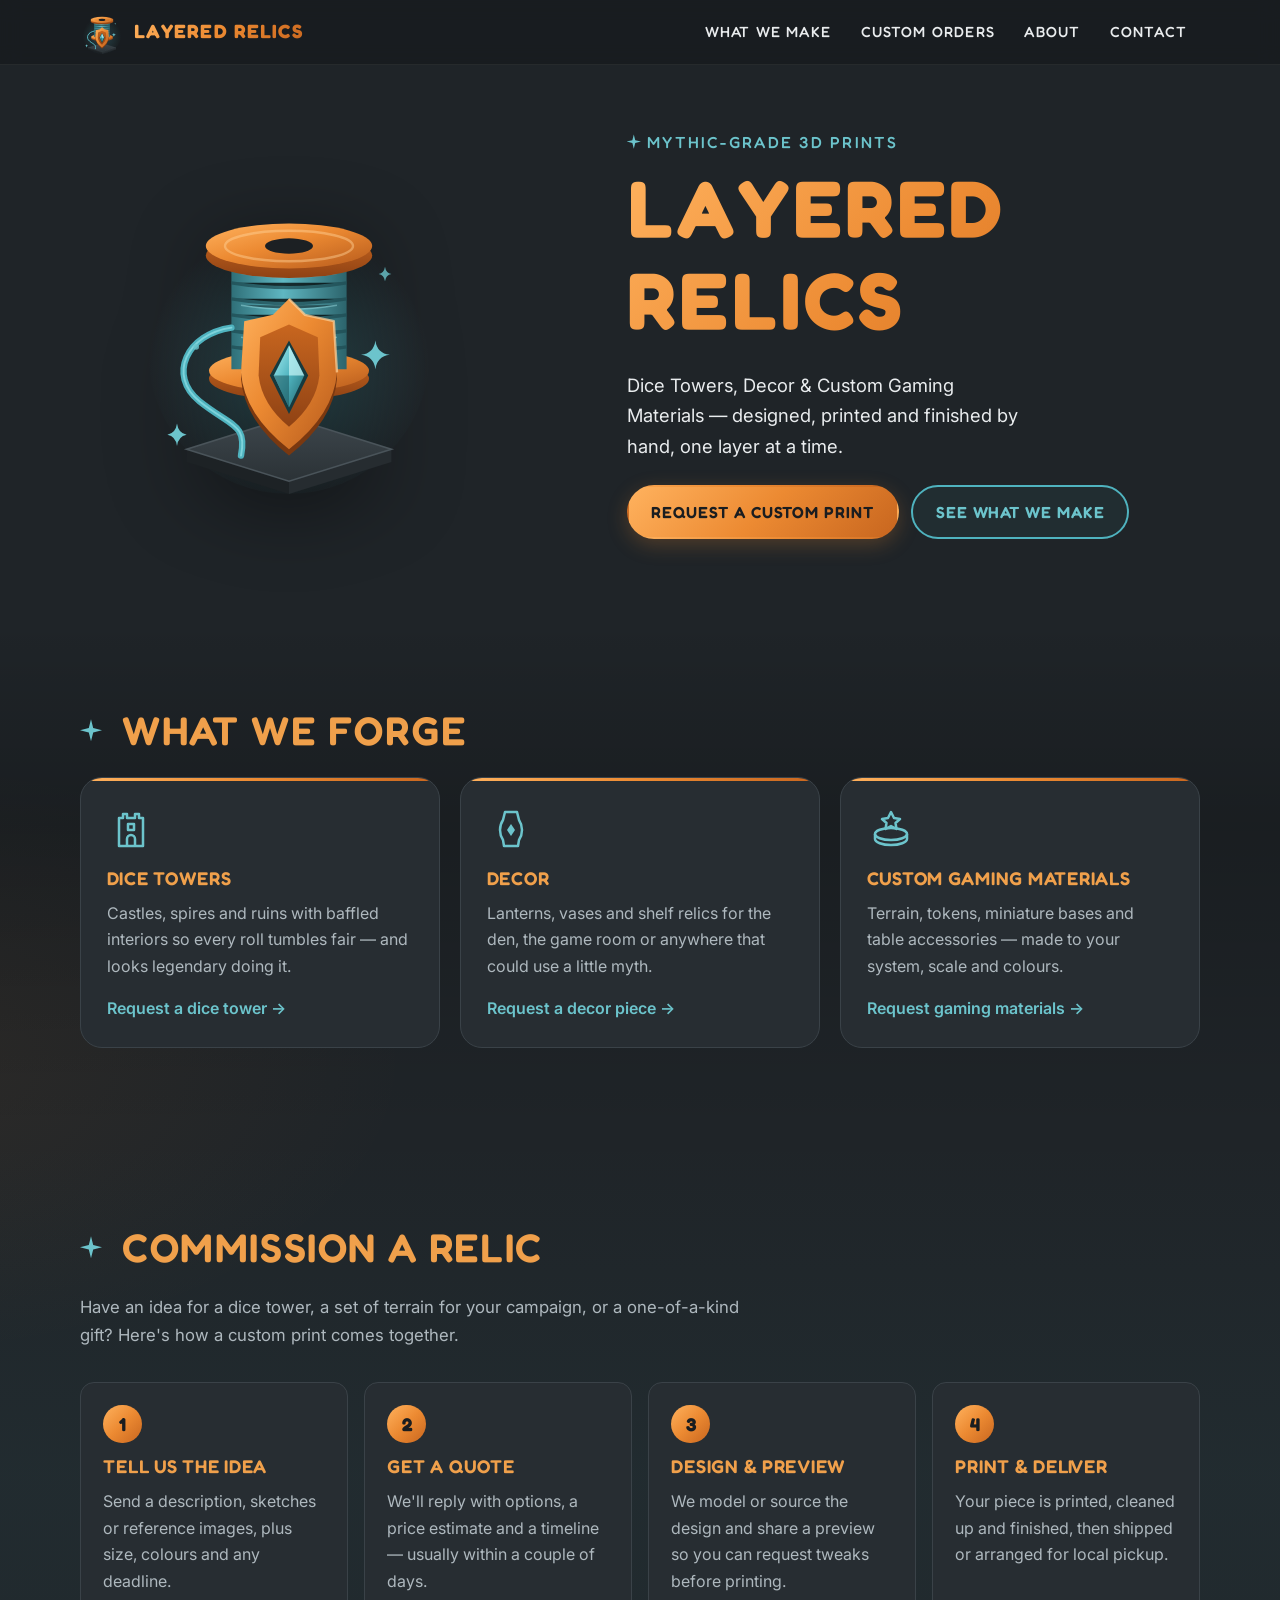
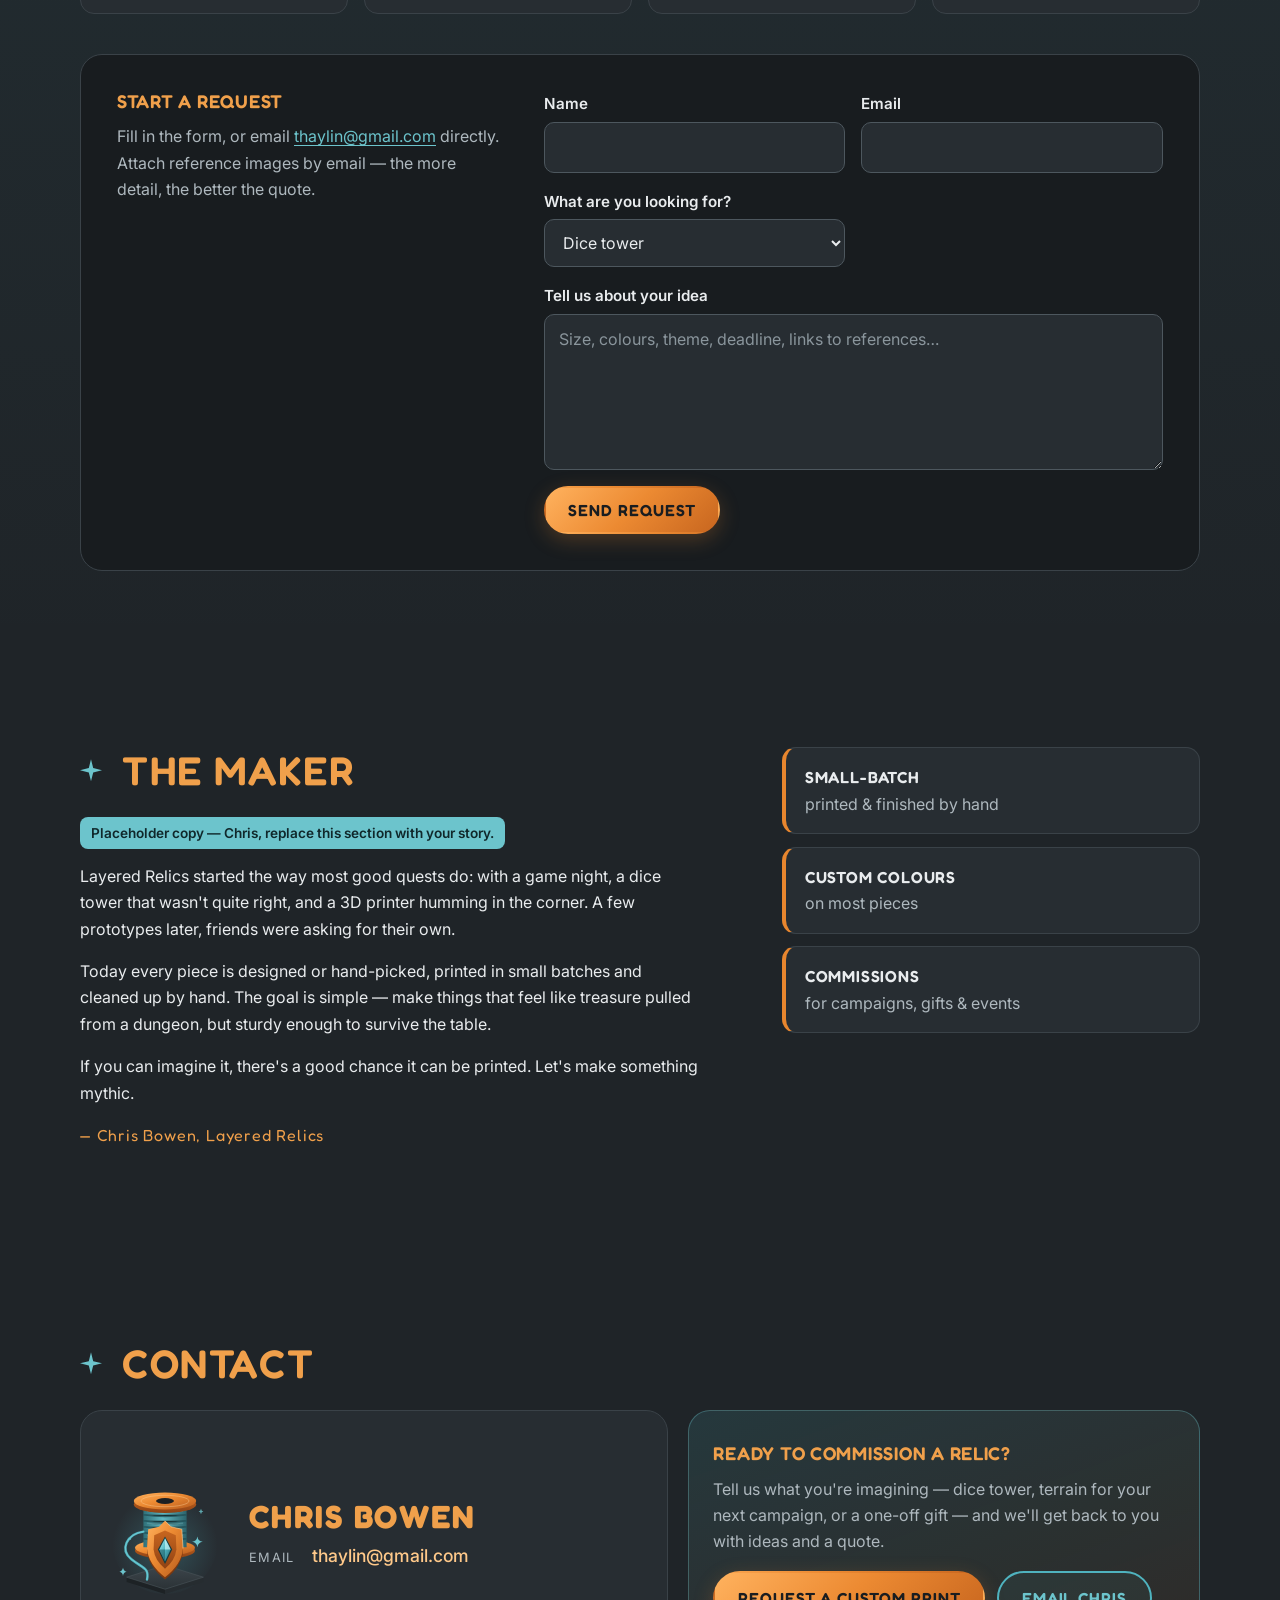
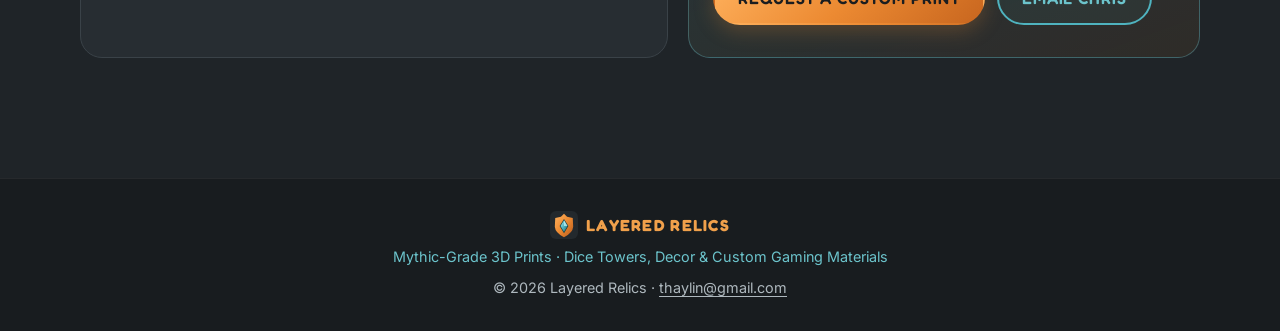
<file: index.html>
<!doctype html>
<html lang="en">
<head>
  <meta charset="utf-8">
  <meta name="viewport" content="width=device-width, initial-scale=1">
  <title>Layered Relics — Mythic-Grade 3D Prints</title>
  <meta name="description" content="Layered Relics makes mythic-grade 3D prints: dice towers, decor and custom gaming materials like terrain, tokens and miniature accessories. Custom commissions welcome.">
  <meta name="theme-color" content="#1f2428">
  <link rel="canonical" href="https://layeredrelics.com/">

  <!-- Open Graph / social sharing.
       og:url and og:image must be absolute URLs. -->
  <meta property="og:type" content="website">
  <meta property="og:site_name" content="Layered Relics">
  <meta property="og:title" content="Layered Relics — Mythic-Grade 3D Prints">
  <meta property="og:description" content="Dice towers, decor & custom gaming materials, printed layer by layer.">
  <meta property="og:url" content="https://layeredrelics.com/">
  <meta property="og:image" content="https://layeredrelics.com/assets/og-image.png">
  <meta property="og:image:width" content="1200">
  <meta property="og:image:height" content="630">
  <meta property="og:image:alt" content="Layered Relics logo with the tagline Mythic-Grade 3D Prints">
  <meta name="twitter:card" content="summary_large_image">

  <link rel="icon" href="assets/favicon.svg" type="image/svg+xml">
  <link rel="icon" href="assets/favicon-32.png" sizes="32x32" type="image/png">
  <link rel="apple-touch-icon" href="assets/apple-touch-icon.png">

  <link rel="preconnect" href="https://fonts.googleapis.com">
  <link rel="preconnect" href="https://fonts.gstatic.com" crossorigin>
  <link rel="stylesheet" href="https://fonts.googleapis.com/css2?family=Fredoka:wght@500;600;700&family=Inter:wght@400;500;600&display=swap">
  <link rel="stylesheet" href="css/styles.css">

  <script>document.documentElement.classList.add("js");</script>
  <script src="js/config.js" defer></script>
  <script src="js/main.js" defer></script>
</head>
<body>
  <a class="skip-link" href="#main">Skip to content</a>

  <header class="site-header">
    <div class="container header-inner">
      <a class="brand" href="#top" aria-label="Layered Relics home">
        <img src="assets/logo.svg" alt="" width="44" height="44">
        <span class="brand-name">Layered Relics</span>
      </a>
      <button class="nav-toggle" type="button" aria-expanded="false" aria-controls="site-nav">
        <span class="nav-toggle-bar" aria-hidden="true"></span>
        <span class="visually-hidden">Menu</span>
      </button>
      <nav id="site-nav" class="site-nav" aria-label="Main">
        <ul>
          <!-- Items marked data-collection show only when showCollection is true in js/config.js;
               items marked data-collection-off show only when it is false. -->
          <li data-collection hidden><a href="#collection">Collection</a></li>
          <li data-collection-off><a href="#what-we-make">What We Make</a></li>
          <li><a href="#custom">Custom Orders</a></li>
          <li><a href="#about">About</a></li>
          <li><a href="#contact">Contact</a></li>
        </ul>
      </nav>
    </div>
  </header>

  <main id="main">
    <!-- HERO -->
    <section class="hero" id="top" aria-labelledby="hero-title">
      <div class="container hero-inner">
        <div class="hero-logo">
          <img src="assets/logo.svg" alt="Layered Relics logo: a filament spool on a stone pedestal behind a copper relic shield with a teal crystal" width="320" height="320">
        </div>
        <div class="hero-copy">
          <p class="eyebrow"><span class="sparkle" aria-hidden="true"></span> Mythic-Grade 3D Prints</p>
          <h1 id="hero-title" class="hero-title">Layered Relics</h1>
          <p class="hero-sub">Dice Towers, Decor &amp; Custom Gaming Materials — designed, printed and finished by hand, one layer at a time.</p>
          <div class="hero-actions">
            <a class="btn btn-primary" href="#collection" data-collection hidden>Browse the Collection</a>
            <a class="btn btn-secondary" href="#custom" data-collection hidden>Request a Custom Print</a>
            <a class="btn btn-primary" href="#custom" data-collection-off>Request a Custom Print</a>
            <a class="btn btn-secondary" href="#what-we-make" data-collection-off>See What We Make</a>
          </div>
        </div>
      </div>
    </section>

    <!-- CATEGORIES -->
    <section class="section categories" id="what-we-make" aria-labelledby="categories-title">
      <div class="container">
        <h2 id="categories-title" class="section-title">What We Forge</h2>
        <ul class="category-grid">
          <li class="category-card">
            <svg class="category-icon" viewBox="0 0 48 48" aria-hidden="true"><path d="M12 42V14h4v-4h4v4h8v-4h4v4h4v28Z" fill="none" stroke="currentColor" stroke-width="2.5" stroke-linejoin="round"/><path d="M20 42v-7a4 4 0 0 1 8 0v7M21 20h6v6h-6z" fill="none" stroke="currentColor" stroke-width="2.5" stroke-linejoin="round"/></svg>
            <h3>Dice Towers</h3>
            <p>Castles, spires and ruins with baffled interiors so every roll tumbles fair — and looks legendary doing it.</p>
            <a class="text-link" href="#custom" data-request-type="Dice tower" data-filter-link="dice-towers" data-collection-text="See dice towers">Request a dice tower</a>
          </li>
          <li class="category-card">
            <svg class="category-icon" viewBox="0 0 48 48" aria-hidden="true"><path d="M18 8h12l2 8c4 6 4 14 0 20l-1 6H17l-1-6c-4-6-4-14 0-20Z" fill="none" stroke="currentColor" stroke-width="2.5" stroke-linejoin="round"/><path d="M24 20l4 6-4 6-4-6Z" fill="currentColor"/></svg>
            <h3>Decor</h3>
            <p>Lanterns, vases and shelf relics for the den, the game room or anywhere that could use a little myth.</p>
            <a class="text-link" href="#custom" data-request-type="Decor piece" data-filter-link="decor" data-collection-text="See decor">Request a decor piece</a>
          </li>
          <li class="category-card">
            <svg class="category-icon" viewBox="0 0 48 48" aria-hidden="true"><ellipse cx="24" cy="30" rx="16" ry="6" fill="none" stroke="currentColor" stroke-width="2.5"/><path d="M8 30v5c0 3.3 7.2 6 16 6s16-2.7 16-6v-5" fill="none" stroke="currentColor" stroke-width="2.5"/><path d="M24 8l3 6 6 1-4.5 4 1 6-5.5-3-5.5 3 1-6L15 15l6-1Z" fill="none" stroke="currentColor" stroke-width="2.5" stroke-linejoin="round"/></svg>
            <h3>Custom Gaming Materials</h3>
            <p>Terrain, tokens, miniature bases and table accessories — made to your system, scale and colours.</p>
            <a class="text-link" href="#custom" data-request-type="Terrain or scenery" data-filter-link="gaming" data-collection-text="See gaming materials">Request gaming materials</a>
          </li>
        </ul>
      </div>
    </section>

    <!-- COLLECTION (rendered from data/products.json by js/main.js).
         Hidden until real product photos are ready: set showCollection: true in js/config.js to show it. -->
    <section class="section collection" id="collection" aria-labelledby="collection-title" data-collection hidden>
      <div class="container">
        <h2 id="collection-title" class="section-title">The Collection</h2>
        <p class="section-intro">A sampling of what comes off the printer. Most pieces can be made in your choice of colours — just ask.</p>

        <div class="filters" role="group" aria-label="Filter products by category" data-filters>
          <button type="button" class="filter-btn" data-filter="all" aria-pressed="true">All</button>
        </div>

        <ul class="product-grid" data-product-grid aria-live="polite">
          <li class="product-status">Loading the collection…</li>
        </ul>
        <noscript><p class="product-status">The collection needs JavaScript to display. You can still <a href="mailto:thaylin@gmail.com">email us</a> to ask about any piece.</p></noscript>
      </div>
    </section>

    <!-- CUSTOM ORDERS -->
    <section class="section custom" id="custom" aria-labelledby="custom-title">
      <div class="container">
        <h2 id="custom-title" class="section-title">Commission a Relic</h2>
        <p class="section-intro">Have an idea for a dice tower, a set of terrain for your campaign, or a one-of-a-kind gift? Here's how a custom print comes together.</p>

        <ol class="steps">
          <li class="step">
            <span class="step-num" aria-hidden="true">1</span>
            <h3>Tell us the idea</h3>
            <p>Send a description, sketches or reference images, plus size, colours and any deadline.</p>
          </li>
          <li class="step">
            <span class="step-num" aria-hidden="true">2</span>
            <h3>Get a quote</h3>
            <p>We'll reply with options, a price estimate and a timeline — usually within a couple of days.</p>
          </li>
          <li class="step">
            <span class="step-num" aria-hidden="true">3</span>
            <h3>Design &amp; preview</h3>
            <p>We model or source the design and share a preview so you can request tweaks before printing.</p>
          </li>
          <li class="step">
            <span class="step-num" aria-hidden="true">4</span>
            <h3>Print &amp; deliver</h3>
            <p>Your piece is printed, cleaned up and finished, then shipped or arranged for local pickup.</p>
          </li>
        </ol>

        <div class="inquiry">
          <div class="inquiry-copy">
            <h3>Start a request</h3>
            <p>Fill in the form, or email <a href="mailto:thaylin@gmail.com?subject=Custom%20print%20request">thaylin@gmail.com</a> directly. Attach reference images by email — the more detail, the better the quote.</p>
          </div>

          <!-- Inquiry form.
               Until a form service is configured in js/config.js (formEndpoint), submitting
               opens the visitor's email app with the details pre-filled. See README > "Inquiry form". -->
          <form class="inquiry-form" data-inquiry-form novalidate>
            <div class="field">
              <label for="f-name">Name</label>
              <input id="f-name" name="name" type="text" autocomplete="name" required>
            </div>
            <div class="field">
              <label for="f-email">Email</label>
              <input id="f-email" name="email" type="email" autocomplete="email" required>
            </div>
            <div class="field">
              <label for="f-type">What are you looking for?</label>
              <select id="f-type" name="type">
                <option>Dice tower</option>
                <option>Decor piece</option>
                <option>Terrain or scenery</option>
                <option>Tokens or accessories</option>
                <option>Something else</option>
              </select>
            </div>
            <div class="field field-full">
              <label for="f-message">Tell us about your idea</label>
              <textarea id="f-message" name="message" rows="5" required placeholder="Size, colours, theme, deadline, links to references…"></textarea>
            </div>
            <!-- honeypot for spam bots (used by Formspree); hidden from people -->
            <div class="visually-hidden" aria-hidden="true">
              <label for="f-gotcha">Leave this empty</label>
              <input id="f-gotcha" name="_gotcha" type="text" tabindex="-1" autocomplete="off">
            </div>
            <div class="field-full form-footer">
              <button class="btn btn-primary" type="submit">Send Request</button>
              <p class="form-status" data-form-status role="status"></p>
            </div>
          </form>
        </div>
      </div>
    </section>

    <!-- ABOUT -->
    <section class="section about" id="about" aria-labelledby="about-title">
      <div class="container about-inner">
        <div class="about-copy">
          <h2 id="about-title" class="section-title">The Maker</h2>
          <!-- OWNER: placeholder story — replace these paragraphs with your own words. -->
          <p class="placeholder-note" data-placeholder-note>Placeholder copy — Chris, replace this section with your story.</p>
          <p>Layered Relics started the way most good quests do: with a game night, a dice tower that wasn't quite right, and a 3D printer humming in the corner. A few prototypes later, friends were asking for their own.</p>
          <p>Today every piece is designed or hand-picked, printed in small batches and cleaned up by hand. The goal is simple — make things that feel like treasure pulled from a dungeon, but sturdy enough to survive the table.</p>
          <p>If you can imagine it, there's a good chance it can be printed. Let's make something mythic.</p>
          <p class="signature">— Chris Bowen, Layered Relics</p>
        </div>
        <ul class="about-facts">
          <li><strong>Small-batch</strong> printed &amp; finished by hand</li>
          <li><strong>Custom colours</strong> on most pieces</li>
          <li><strong>Commissions</strong> for campaigns, gifts &amp; events</li>
        </ul>
      </div>
    </section>

    <!-- CONTACT -->
    <section class="section contact" id="contact" aria-labelledby="contact-title">
      <div class="container">
        <h2 id="contact-title" class="section-title">Contact</h2>
        <div class="contact-grid">
        <div class="contact-card">
          <img src="assets/logo.svg" alt="" width="120" height="120">
          <div>
            <p class="contact-name">Chris Bowen</p>
            <ul class="contact-list">
              <li><span class="contact-label">Email</span> <a href="mailto:thaylin@gmail.com">thaylin@gmail.com</a></li>
            </ul>
          </div>
        </div>
        <div class="contact-cta">
          <h3>Ready to commission a relic?</h3>
          <p>Tell us what you're imagining — dice tower, terrain for your next campaign, or a one-off gift — and we'll get back to you with ideas and a quote.</p>
          <div class="contact-cta-actions">
            <a class="btn btn-primary" href="#custom">Request a Custom Print</a>
            <a class="btn btn-secondary" href="mailto:thaylin@gmail.com?subject=Hello%20Layered%20Relics">Email Chris</a>
          </div>
        </div>
        </div>
      </div>
    </section>
  </main>

  <footer class="site-footer">
    <div class="container footer-inner">
      <p class="footer-brand"><img src="assets/favicon.svg" alt="" width="28" height="28"> Layered Relics</p>
      <p class="footer-tag">Mythic-Grade 3D Prints · Dice Towers, Decor &amp; Custom Gaming Materials</p>
      <p class="footer-meta">&copy; <span data-year>2026</span> Layered Relics · <a href="mailto:thaylin@gmail.com">thaylin@gmail.com</a></p>
    </div>
  </footer>
</body>
</html>
</file>
<file: css/styles.css>
/* ==========================================================================
   Layered Relics — site styles
   Mobile-first. Brand tokens live in :root so colours are easy to tweak.
   ========================================================================== */

:root {
  /* Brand colours (from the business card) */
  --bg: #1f2428;
  --bg-raised: #272d32;
  --bg-deep: #181c1f;
  --line: #3a4248;
  --text: #e9ecee;
  --text-muted: #aeb8be;
  --copper: #e8862e;
  --copper-light: #f0a04b;
  --copper-pale: #ffc98a;
  --copper-dark: #b65a1c;
  --teal: #4fb3bf;
  --teal-light: #6cc4cc;
  --gradient-copper: linear-gradient(135deg, #ffb25e 0%, #ec8a32 50%, #c8661f 100%);

  --font-display: "Fredoka", "Baloo 2", "Trebuchet MS", system-ui, sans-serif;
  --font-body: "Inter", system-ui, -apple-system, "Segoe UI", Roboto, sans-serif;

  --radius: 14px;
  --radius-lg: 22px;
  --shadow: 0 10px 30px rgba(0, 0, 0, .35);
  --container: 1120px;
  --focus: 0 0 0 3px var(--bg), 0 0 0 6px var(--teal-light);
}

*, *::before, *::after { box-sizing: border-box; }
/* Make the hidden attribute win over display rules such as .btn { display: inline-flex } */
[hidden] { display: none !important; }

html { scroll-behavior: smooth; -webkit-text-size-adjust: 100%; }
@media (prefers-reduced-motion: reduce) {
  html { scroll-behavior: auto; }
  *, *::before, *::after { transition: none !important; animation: none !important; }
}

body {
  margin: 0;
  background:
    radial-gradient(1200px 600px at 85% -10%, rgba(79, 179, 191, .10), transparent 60%),
    radial-gradient(900px 500px at -10% 30%, rgba(232, 134, 46, .07), transparent 60%),
    var(--bg);
  color: var(--text);
  font-family: var(--font-body);
  font-size: 1rem;
  line-height: 1.65;
}

img, svg { max-width: 100%; height: auto; display: block; }

h1, h2, h3 {
  font-family: var(--font-display);
  font-weight: 600;
  line-height: 1.15;
  letter-spacing: .04em;
  text-transform: uppercase;
  margin: 0 0 .6em;
}
h3 { font-size: 1.15rem; color: var(--copper-light); }
p { margin: 0 0 1em; }

a { color: var(--teal-light); text-underline-offset: .2em; }
a:hover { color: var(--copper-pale); }

:focus-visible { outline: none; box-shadow: var(--focus); border-radius: 6px; }

.container { width: min(100% - 2.5rem, var(--container)); margin-inline: auto; }

.visually-hidden {
  position: absolute !important; width: 1px; height: 1px; padding: 0; margin: -1px;
  overflow: hidden; clip: rect(0 0 0 0); white-space: nowrap; border: 0;
}

.skip-link {
  position: absolute; left: 1rem; top: -4rem; z-index: 100;
  background: var(--copper); color: #1a1d20; padding: .6rem 1rem; border-radius: 8px;
  font-weight: 600; text-decoration: none;
}
.skip-link:focus { top: 1rem; }

/* Four-point sparkle decoration */
.sparkle {
  display: inline-block; width: .9em; height: .9em; vertical-align: -.05em;
  background: var(--teal-light);
  clip-path: polygon(50% 0, 60% 40%, 100% 50%, 60% 60%, 50% 100%, 40% 60%, 0 50%, 40% 40%);
}

/* ---------- Buttons ---------- */
.btn {
  display: inline-flex; align-items: center; justify-content: center; gap: .5em;
  min-height: 48px; padding: .75rem 1.4rem;
  border-radius: 999px; border: 2px solid transparent;
  font-family: var(--font-display); font-weight: 600; font-size: 1rem;
  letter-spacing: .06em; text-transform: uppercase; text-decoration: none;
  cursor: pointer; transition: transform .15s ease, box-shadow .15s ease, background-color .15s ease;
}
.btn:hover { transform: translateY(-1px); }
.btn-primary { background: var(--gradient-copper); color: #1a1d20; box-shadow: 0 6px 20px rgba(232, 134, 46, .25); }
.btn-primary:hover { color: #1a1d20; box-shadow: 0 8px 26px rgba(232, 134, 46, .4); }
.btn-secondary { border-color: var(--teal); color: var(--teal-light); background: rgba(79, 179, 191, .06); }
.btn-secondary:hover { color: var(--text); background: rgba(79, 179, 191, .18); }
.btn-small { min-height: 40px; padding: .5rem 1rem; font-size: .85rem; }

.text-link { font-weight: 600; text-decoration: none; }
.text-link::after { content: " →"; }
.text-link:hover { text-decoration: underline; }

/* ---------- Header ---------- */
.site-header {
  position: sticky; top: 0; z-index: 50;
  background: rgba(24, 28, 31, .88);
  backdrop-filter: blur(10px); -webkit-backdrop-filter: blur(10px);
  border-bottom: 1px solid rgba(255, 255, 255, .06);
}
.header-inner { display: flex; align-items: center; justify-content: space-between; min-height: 64px; position: relative; }
.brand { display: flex; align-items: center; gap: .6rem; text-decoration: none; }
.brand-name {
  font-family: var(--font-display); font-weight: 700; font-size: 1.2rem; letter-spacing: .06em;
  text-transform: uppercase; background: var(--gradient-copper);
  -webkit-background-clip: text; background-clip: text; color: transparent;
}

.nav-toggle {
  display: inline-flex; align-items: center; justify-content: center;
  width: 48px; height: 48px; border: 1px solid var(--line); border-radius: 12px;
  background: var(--bg-raised); cursor: pointer;
}
.nav-toggle-bar, .nav-toggle-bar::before, .nav-toggle-bar::after {
  display: block; width: 22px; height: 2px; background: var(--copper-light); border-radius: 2px;
  position: relative; transition: transform .2s ease, background-color .2s ease;
}
.nav-toggle-bar::before, .nav-toggle-bar::after { content: ""; position: absolute; left: 0; }
.nav-toggle-bar::before { top: -7px; }
.nav-toggle-bar::after { top: 7px; }
.nav-toggle[aria-expanded="true"] .nav-toggle-bar { background: transparent; }
.nav-toggle[aria-expanded="true"] .nav-toggle-bar::before { transform: translateY(7px) rotate(45deg); }
.nav-toggle[aria-expanded="true"] .nav-toggle-bar::after { transform: translateY(-7px) rotate(-45deg); }

.site-nav ul { list-style: none; margin: 0; padding: 0; }
.site-nav a {
  display: block; padding: .8rem 1rem; color: var(--text); text-decoration: none;
  font-family: var(--font-display); font-weight: 500; letter-spacing: .08em; text-transform: uppercase;
}
.site-nav a:hover { color: var(--copper-light); }

/* Mobile nav: dropdown panel. Only hidden when JS is running (.js on <html>). */
.js .site-nav {
  position: absolute; top: 100%; right: 0; left: 0;
  background: var(--bg-deep); border: 1px solid var(--line); border-radius: 0 0 var(--radius) var(--radius);
  box-shadow: var(--shadow); padding: .5rem;
  display: none;
}
.js .site-nav.is-open { display: block; }
html:not(.js) .nav-toggle { display: none; }
html:not(.js) .header-inner { flex-wrap: wrap; }
html:not(.js) .site-nav ul { display: flex; flex-wrap: wrap; }

/* ---------- Sections ---------- */
[id] { scroll-margin-top: 80px; }
.section { padding: 4rem 0; }
.section-title {
  font-size: clamp(1.7rem, 4.5vw, 2.5rem);
  color: var(--copper-light);
  display: flex; align-items: center; gap: .5em;
}
.section-title::before {
  content: ""; flex: none; width: .55em; height: .55em; background: var(--teal-light);
  clip-path: polygon(50% 0, 60% 40%, 100% 50%, 60% 60%, 50% 100%, 40% 60%, 0 50%, 40% 40%);
}
.section-intro { color: var(--text-muted); max-width: 60ch; font-size: 1.05rem; }

/* ---------- Hero ---------- */
.hero { padding: 2.5rem 0 3.5rem; overflow: hidden; }
.hero-inner { display: grid; gap: 1.5rem; justify-items: center; text-align: center; }
.hero-logo { width: min(68vw, 300px); filter: drop-shadow(0 18px 40px rgba(0, 0, 0, .45)); }
.eyebrow {
  font-family: var(--font-display); font-weight: 500; letter-spacing: .14em; text-transform: uppercase;
  color: var(--teal-light); margin-bottom: .4rem;
}
.hero-title {
  font-size: clamp(2.6rem, 11vw, 5rem); font-weight: 700; letter-spacing: .05em; margin-bottom: .3em;
  background: var(--gradient-copper); -webkit-background-clip: text; background-clip: text; color: transparent;
  /* fallback colour for browsers without background-clip:text */
  -webkit-text-fill-color: transparent;
}
@supports not ((-webkit-background-clip: text) or (background-clip: text)) {
  .hero-title, .brand-name { color: var(--copper-light); -webkit-text-fill-color: currentColor; background: none; }
}
.hero-sub { font-size: 1.15rem; color: var(--text); max-width: 34ch; margin-inline: auto; }
.hero-actions { display: flex; flex-direction: column; gap: .8rem; margin-top: 1.5rem; }

/* ---------- Categories ---------- */
.categories { background: linear-gradient(180deg, transparent, rgba(0, 0, 0, .18) 40%, transparent); }
.category-grid { list-style: none; margin: 0; padding: 0; display: grid; gap: 1.25rem; }
.category-card {
  background: var(--bg-raised); border: 1px solid var(--line); border-radius: var(--radius-lg);
  padding: 1.6rem; position: relative; overflow: hidden;
}
.category-card::after {
  content: ""; position: absolute; inset: 0 0 auto; height: 3px; background: var(--gradient-copper);
}
.category-card p { color: var(--text-muted); }
.category-icon { width: 48px; height: 48px; color: var(--teal-light); margin-bottom: 1rem; }

/* ---------- Collection ---------- */
.filters { display: flex; flex-wrap: wrap; gap: .5rem; margin: 1.5rem 0 1.75rem; }
.filter-btn {
  min-height: 44px; padding: .5rem 1.1rem; border-radius: 999px;
  border: 1px solid var(--line); background: var(--bg-raised); color: var(--text);
  font-family: var(--font-display); font-weight: 500; letter-spacing: .06em; text-transform: uppercase; font-size: .9rem;
  cursor: pointer;
}
.filter-btn:hover { border-color: var(--teal); }
.filter-btn[aria-pressed="true"] { background: var(--teal); border-color: var(--teal); color: #10282b; }

.product-grid { list-style: none; margin: 0; padding: 0; display: grid; gap: 1.25rem; }
.product-status { color: var(--text-muted); padding: 1rem 0; }
.product-card {
  display: flex; flex-direction: column; height: 100%;
  background: var(--bg-raised); border: 1px solid var(--line); border-radius: var(--radius-lg);
  overflow: hidden; transition: transform .2s ease, border-color .2s ease, box-shadow .2s ease;
}
.product-card:hover { transform: translateY(-3px); border-color: rgba(232, 134, 46, .6); box-shadow: var(--shadow); }
.product-media { position: relative; aspect-ratio: 4 / 3; background: var(--bg-deep); }
.product-media img { width: 100%; height: 100%; object-fit: cover; }
.product-badge {
  position: absolute; top: .75rem; right: .75rem;
  font-size: .72rem; font-weight: 600; letter-spacing: .08em; text-transform: uppercase;
  padding: .25rem .6rem; border-radius: 999px; background: rgba(16, 40, 43, .9); color: var(--teal-light);
  border: 1px solid rgba(108, 196, 204, .5);
}
.product-body { display: flex; flex-direction: column; gap: .4rem; padding: 1.25rem; flex: 1; }
.product-category { font-size: .78rem; letter-spacing: .1em; text-transform: uppercase; color: var(--teal-light); margin: 0; }
.product-name { margin: 0; font-size: 1.2rem; }
.product-desc { color: var(--text-muted); font-size: .95rem; margin: 0; flex: 1; }
.product-footer { display: flex; align-items: center; justify-content: space-between; gap: .75rem; margin-top: .75rem; flex-wrap: wrap; }
.product-price { font-family: var(--font-display); font-weight: 600; font-size: 1.15rem; color: var(--copper-pale); margin: 0; }

/* ---------- Custom orders ---------- */
.custom { background: linear-gradient(180deg, transparent, rgba(79, 179, 191, .05) 30%, transparent); }
.steps { list-style: none; margin: 2rem 0 2.5rem; padding: 0; display: grid; gap: 1rem; counter-reset: step; }
.step {
  background: var(--bg-raised); border: 1px solid var(--line); border-radius: var(--radius);
  padding: 1.4rem 1.4rem 1.2rem;
}
.step p { color: var(--text-muted); margin: 0; }
.step-num {
  display: inline-grid; place-items: center; width: 2.4rem; height: 2.4rem; margin-bottom: .8rem;
  border-radius: 50%; background: var(--gradient-copper); color: #1a1d20;
  font-family: var(--font-display); font-weight: 700; font-size: 1.15rem;
}

.inquiry {
  display: grid; gap: 1.5rem;
  background: var(--bg-deep); border: 1px solid var(--line); border-radius: var(--radius-lg);
  padding: 1.5rem;
}
.inquiry-copy p { color: var(--text-muted); }
.inquiry-form { display: grid; gap: 1rem; }
.field { display: flex; flex-direction: column; gap: .35rem; }
.field label { font-weight: 600; font-size: .95rem; }
.field input, .field select, .field textarea {
  width: 100%; min-height: 48px; padding: .7rem .9rem;
  font: inherit; color: var(--text);
  background: var(--bg-raised); border: 1px solid #4d575e; border-radius: 10px;
}
.field textarea { resize: vertical; min-height: 130px; }
.field input::placeholder, .field textarea::placeholder { color: #8a959c; }
.field input:focus-visible, .field select:focus-visible, .field textarea:focus-visible { border-color: var(--teal); }
.field [aria-invalid="true"] { border-color: #ff8a7a; }
.form-footer { display: flex; flex-wrap: wrap; align-items: center; gap: 1rem; }
.form-status { margin: 0; color: var(--teal-light); }
.form-status.is-error { color: #ff9f92; }

/* ---------- About ---------- */
.about-inner { display: grid; gap: 2rem; }
.about-copy p { max-width: 62ch; }
.signature { font-family: var(--font-display); color: var(--copper-light); letter-spacing: .05em; }
.placeholder-note {
  display: inline-block; font-size: .85rem; color: #10282b; background: var(--teal-light);
  padding: .3rem .7rem; border-radius: 8px; font-weight: 600;
}
.about-facts { list-style: none; margin: 0; padding: 0; display: grid; gap: .8rem; align-content: start; }
.about-facts li {
  background: var(--bg-raised); border: 1px solid var(--line); border-left: 4px solid var(--copper);
  border-radius: var(--radius); padding: 1rem 1.2rem; color: var(--text-muted);
}
.about-facts strong { display: block; color: var(--text); font-family: var(--font-display); letter-spacing: .05em; text-transform: uppercase; font-weight: 600; }

/* ---------- Contact ---------- */
.contact-grid { display: grid; gap: 1.25rem; }
.contact-cta {
  background: linear-gradient(160deg, rgba(79, 179, 191, .14), rgba(232, 134, 46, .08));
  border: 1px solid rgba(108, 196, 204, .35); border-radius: var(--radius-lg); padding: 2rem 1.5rem;
}
.contact-cta p { color: var(--text-muted); }
.contact-cta-actions { display: flex; flex-wrap: wrap; gap: .75rem; }
.contact-card {
  display: grid; gap: 1.5rem; justify-items: center; text-align: center;
  background: var(--bg-raised); border: 1px solid var(--line); border-radius: var(--radius-lg);
  padding: 2rem 1.5rem; max-width: 640px;
}
.contact-name {
  font-family: var(--font-display); font-weight: 700; font-size: 2rem; letter-spacing: .06em;
  text-transform: uppercase; color: var(--copper-light); margin-bottom: .4rem; line-height: 1.1;
}
.contact-list { list-style: none; margin: 0; padding: 0; display: grid; gap: .35rem; font-size: 1.1rem; }
.contact-list a { color: var(--copper-pale); text-decoration: none; font-weight: 500; }
.contact-list a:hover { text-decoration: underline; color: var(--teal-light); }
.contact-label { display: inline-block; min-width: 4.5em; color: var(--text-muted); font-size: .8rem; letter-spacing: .1em; text-transform: uppercase; }

/* ---------- Footer ---------- */
.site-footer { border-top: 1px solid rgba(255, 255, 255, .06); background: var(--bg-deep); padding: 2rem 0; margin-top: 2rem; }
.footer-inner { display: grid; gap: .4rem; text-align: center; justify-items: center; }
.footer-inner p { margin: 0; }
.footer-brand { display: flex; align-items: center; gap: .5rem; font-family: var(--font-display); font-weight: 700; letter-spacing: .08em; text-transform: uppercase; color: var(--copper-light); }
.footer-tag { color: var(--teal-light); font-size: .9rem; }
.footer-meta { color: var(--text-muted); font-size: .9rem; }
.footer-meta a { color: var(--text-muted); }

/* ==========================================================================
   Larger screens
   ========================================================================== */
@media (min-width: 600px) {
  .hero-actions { flex-direction: row; justify-content: center; }
  .product-grid { grid-template-columns: repeat(2, 1fr); }
  .steps { grid-template-columns: repeat(2, 1fr); }
  .inquiry-form { grid-template-columns: 1fr 1fr; }
  .field-full { grid-column: 1 / -1; }
  .contact-card { grid-template-columns: auto 1fr; text-align: left; justify-items: start; align-items: center; }
}

@media (min-width: 860px) {
  .nav-toggle { display: none; }
  .js .site-nav, .site-nav { position: static; display: block; background: none; border: 0; box-shadow: none; padding: 0; }
  .site-nav ul { display: flex; gap: .25rem; }
  .site-nav a { padding: .5rem .8rem; font-size: .92rem; }

  .section { padding: 5.5rem 0; }
  .hero { padding: 4rem 0 5rem; }
  .hero-inner { grid-template-columns: 1fr 1.15fr; text-align: left; justify-items: start; align-items: center; gap: 3rem; }
  .hero-logo { width: 100%; max-width: 400px; justify-self: center; }
  .hero-sub { margin-inline: 0; }
  .hero-actions { justify-content: flex-start; }

  .category-grid { grid-template-columns: repeat(3, 1fr); }
  .product-grid { grid-template-columns: repeat(3, 1fr); }
  .steps { grid-template-columns: repeat(4, 1fr); }
  .inquiry { grid-template-columns: 1fr 1.6fr; padding: 2.25rem; gap: 2.5rem; }
  .about-inner { grid-template-columns: 1.6fr 1fr; align-items: start; }
  .contact-grid { grid-template-columns: 1.15fr 1fr; align-items: stretch; }
  .contact-card { max-width: none; }
}
</file>
